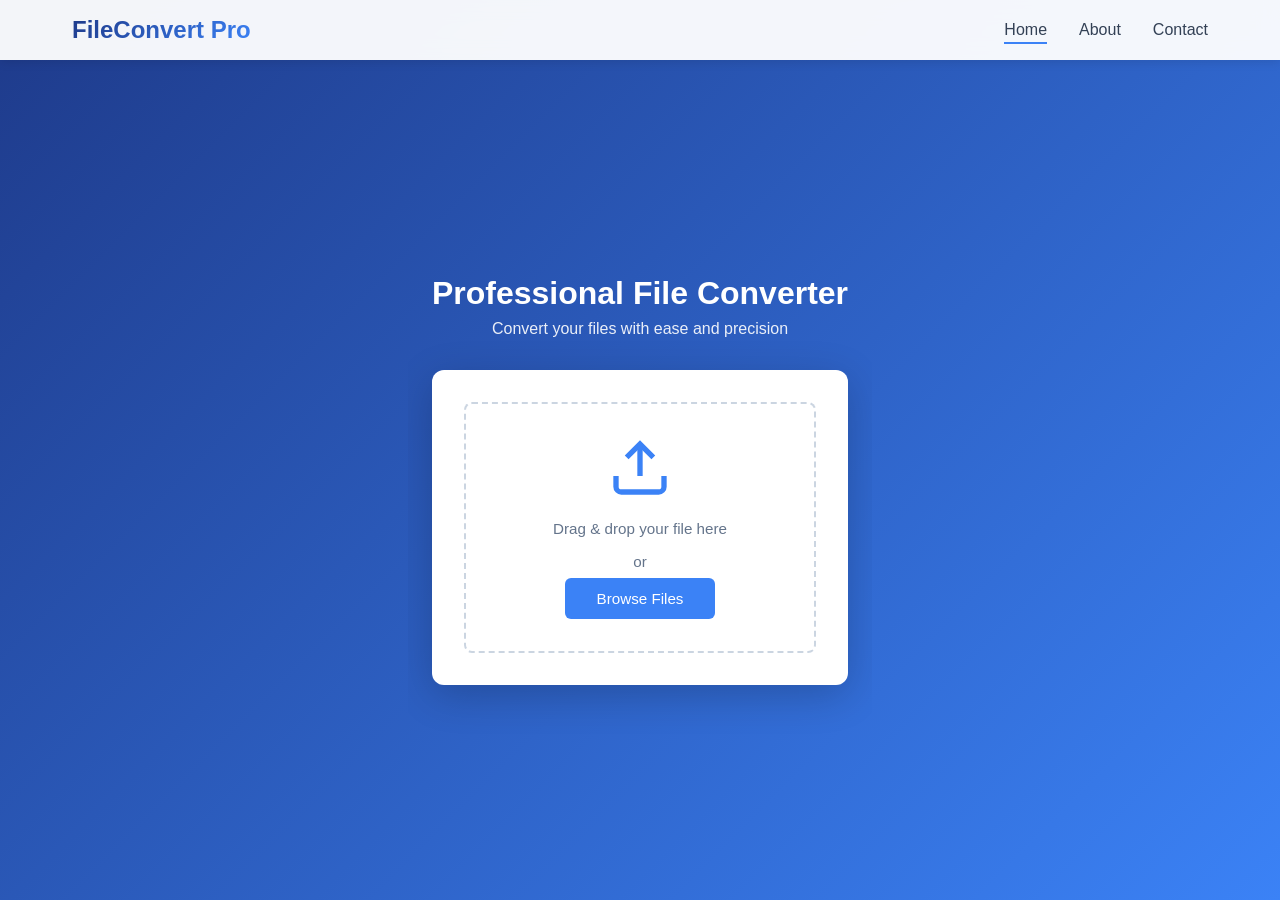
<file: index.html>
<!DOCTYPE html>
<html lang="en">

<head>
    <meta charset="UTF-8">
    <meta name="viewport" content="width=device-width, initial-scale=1.0">
    <title>File Converter - Professional File Conversion Tool</title>
    <link rel="stylesheet" href="style.css">
    <script async src="https://pagead2.googlesyndication.com/pagead/js/adsbygoogle.js?client=ca-pub-5474306667472643"
        crossorigin="anonymous"></script>
</head>

<body class="home-page">
    <nav class="navbar">
        <div class="nav-container">
            <div class="nav-brand">FileConvert Pro</div>
            <div class="nav-links">
                <a href="index.html" class="nav-link active">Home</a>
                <a href="about.html" class="nav-link">About</a>
                <a href="contact.html" class="nav-link">Contact</a>
            </div>
        </div>
    </nav>

    <div class="container">
        <header>
            <h1>Professional File Converter</h1>
            <p>Convert your files with ease and precision</p>
        </header>

        <main>
            <div class="upload-section">
                <div class="drop-zone" id="dropZone">
                    <svg width="64" height="64" viewBox="0 0 24 24" fill="none" stroke="currentColor" stroke-width="2">
                        <path d="M21 15v4a2 2 0 0 1-2 2H5a2 2 0 0 1-2-2v-4"></path>
                        <polyline points="17 8 12 3 7 8"></polyline>
                        <line x1="12" y1="3" x2="12" y2="15"></line>
                    </svg>
                    <p>Drag & drop your file here</p>
                    <p class="or-text">or</p>
                    <button class="btn-browse" id="browseBtn">Browse Files</button>
                    <input type="file" id="fileInput" hidden>
                </div>

                <div class="file-info" id="fileInfo" style="display: none;">
                    <div class="file-details">
                        <span id="fileName"></span>
                        <span class="file-type" id="fileType"></span>
                    </div>
                    <button class="btn-remove" onclick="resetUpload()">×</button>
                </div>
            </div>

            <div class="conversion-section" id="conversionSection" style="display: none;">
                <label for="formatSearch">Convert to:</label>
                <div class="search-wrapper">
                    <input type="text" id="formatSearch" placeholder="Search format..." autocomplete="off">
                    <div class="format-dropdown" id="formatDropdown"></div>
                </div>
                <button class="btn-convert" id="convertBtn" disabled>Convert</button>
            </div>

            <div class="result-section" id="resultSection" style="display: none;">
                <div class="success-message">
                    <svg width="48" height="48" viewBox="0 0 24 24" fill="none" stroke="#10b981" stroke-width="2">
                        <path d="M22 11.08V12a10 10 0 1 1-5.93-9.14"></path>
                        <polyline points="22 4 12 14.01 9 11.01"></polyline>
                    </svg>
                    <p>Conversion complete!</p>
                </div>
                <button class="btn-download" id="downloadBtn">Download File</button>
                <button class="btn-secondary" onclick="location.reload()">Convert Another</button>
            </div>

            <div class="error-message" id="errorMessage" style="display: none;"></div>
        </main>
    </div>

    <script src="script.js"></script>
</body>

</html>
</file>
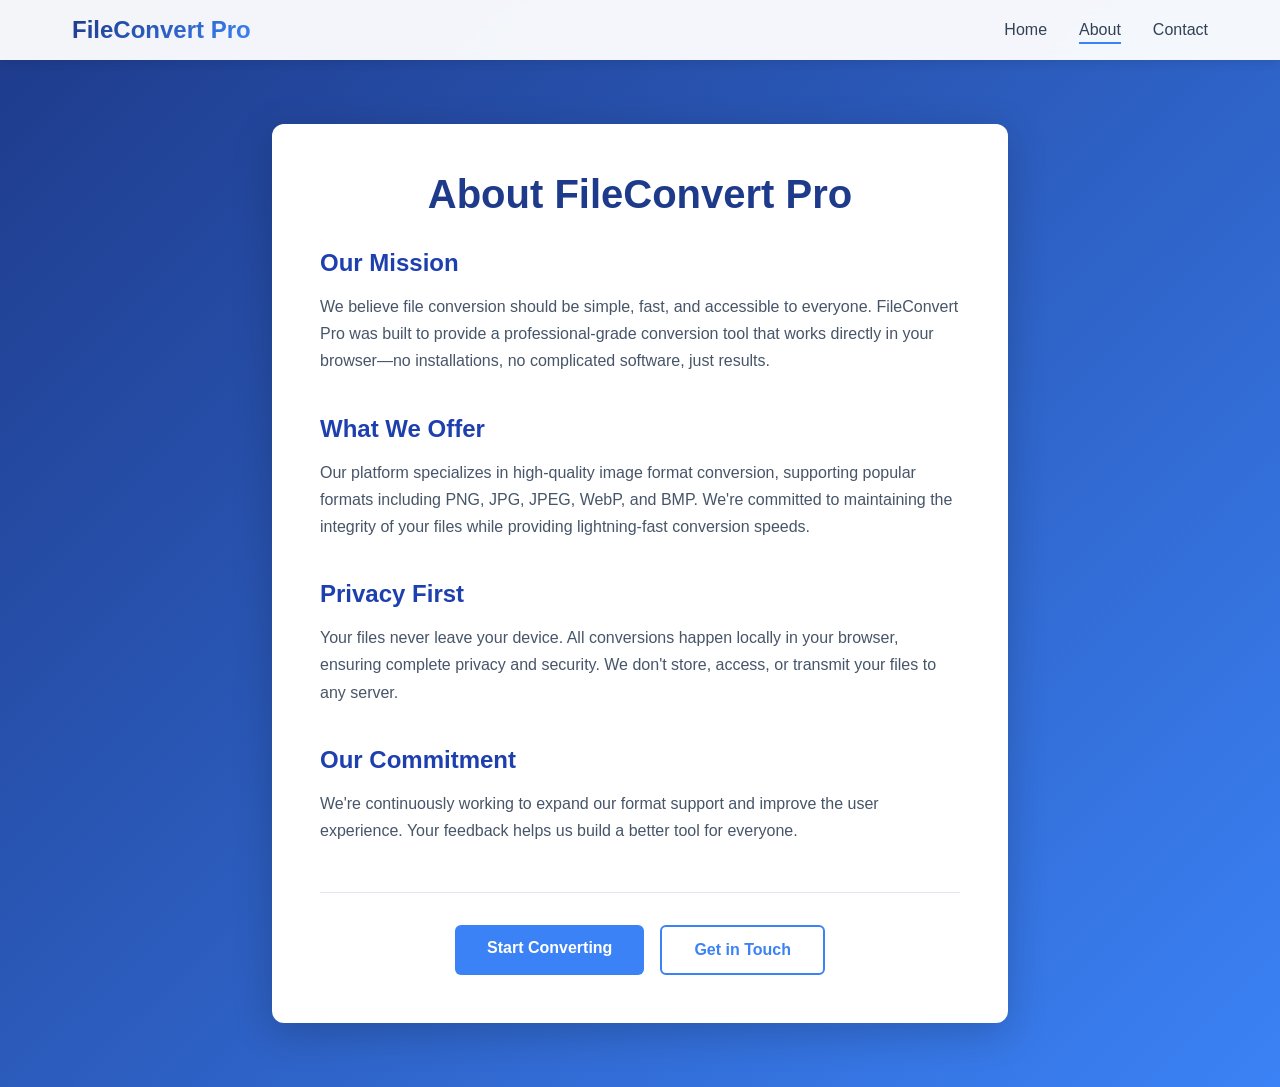
<file: about.html>
<!DOCTYPE html>
<html lang="en">

<head>
    <meta charset="UTF-8">
    <meta name="viewport" content="width=device-width, initial-scale=1.0">
    <title>About Us - FileConvert Pro</title>
    <link rel="stylesheet" href="style.css">
    <script async src="https://pagead2.googlesyndication.com/pagead/js/adsbygoogle.js?client=ca-pub-5474306667472643"
        crossorigin="anonymous"></script>
</head>

<body>
    <nav class="navbar">
        <div class="nav-container">
            <div class="nav-brand">FileConvert Pro</div>
            <div class="nav-links">
                <a href="index.html" class="nav-link">Home</a>
                <a href="about.html" class="nav-link active">About</a>
                <a href="contact.html" class="nav-link">Contact</a>
            </div>
        </div>
    </nav>

    <div class="page-container">
        <div class="content-card">
            <h1 class="page-title">About FileConvert Pro</h1>

            <section class="content-section">
                <h2>Our Mission</h2>
                <p>We believe file conversion should be simple, fast, and accessible to everyone. FileConvert Pro was
                    built to provide a professional-grade conversion tool that works directly in your browser—no
                    installations, no complicated software, just results.</p>
            </section>

            <section class="content-section">
                <h2>What We Offer</h2>
                <p>Our platform specializes in high-quality image format conversion, supporting popular formats
                    including PNG, JPG, JPEG, WebP, and BMP. We're committed to maintaining the integrity of your files
                    while providing lightning-fast conversion speeds.</p>
            </section>

            <section class="content-section">
                <h2>Privacy First</h2>
                <p>Your files never leave your device. All conversions happen locally in your browser, ensuring complete
                    privacy and security. We don't store, access, or transmit your files to any server.</p>
            </section>

            <section class="content-section">
                <h2>Our Commitment</h2>
                <p>We're continuously working to expand our format support and improve the user experience. Your
                    feedback helps us build a better tool for everyone.</p>
            </section>

            <div class="cta-section">
                <a href="index.html" class="btn-primary">Start Converting</a>
                <a href="contact.html" class="btn-outline">Get in Touch</a>
            </div>
        </div>
    </div>
</body>

</html>
</file>
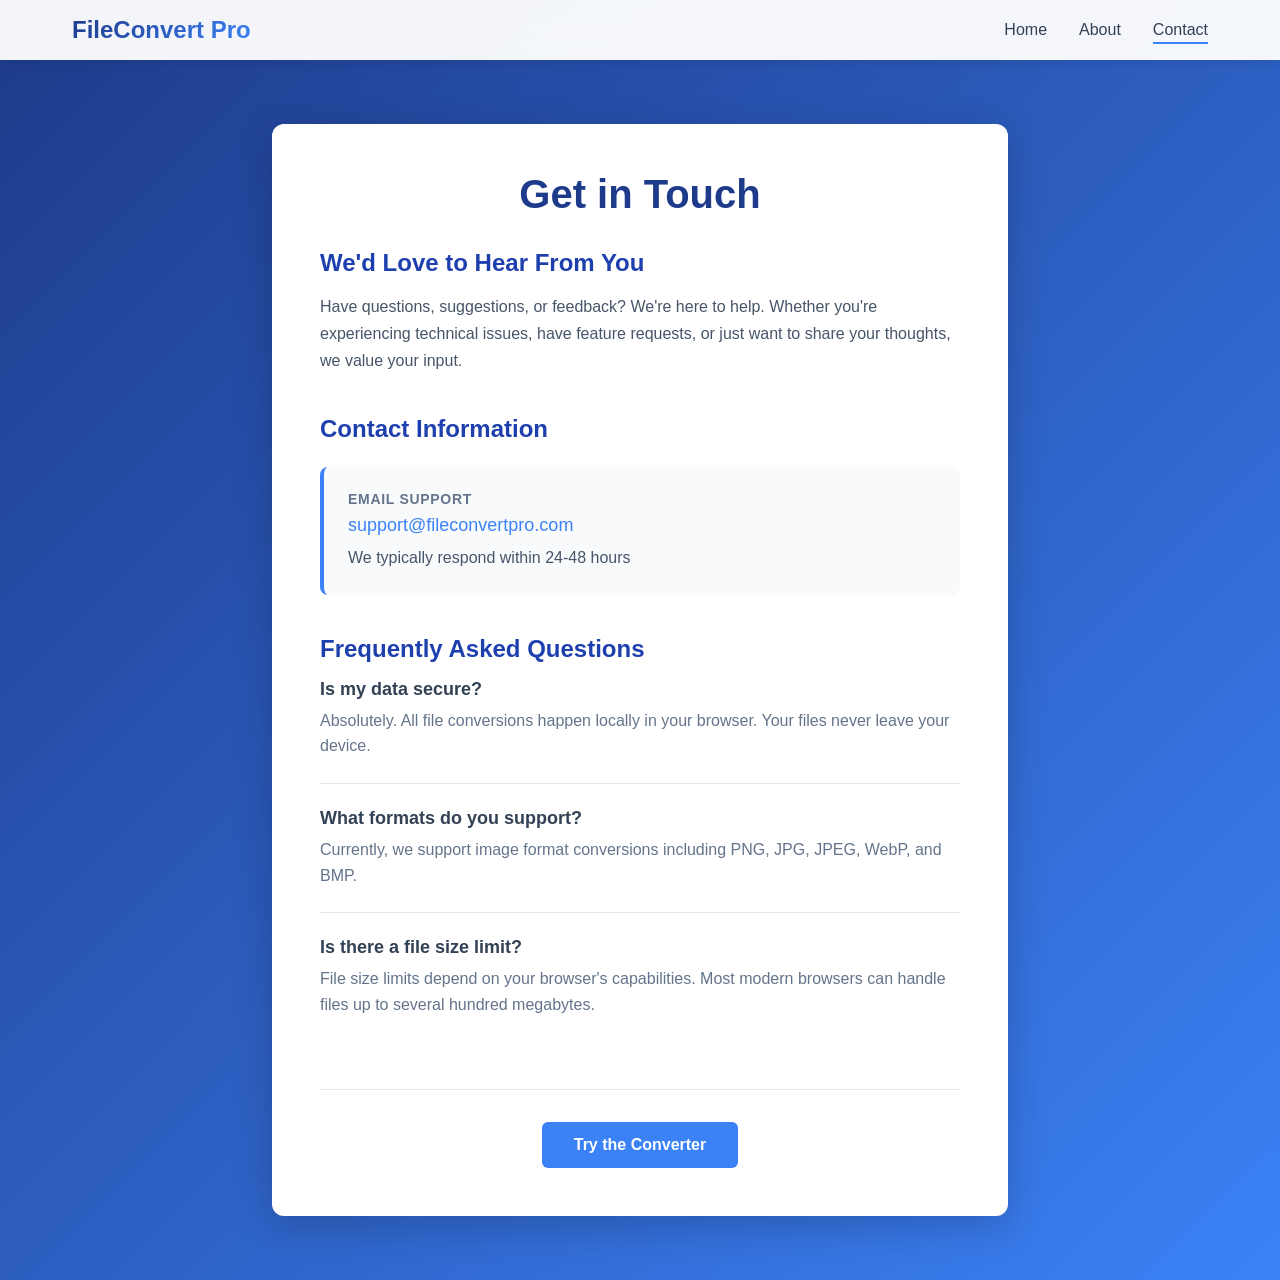
<file: contact.html>
<!DOCTYPE html>
<html lang="en">

<head>
    <meta charset="UTF-8">
    <meta name="viewport" content="width=device-width, initial-scale=1.0">
    <title>Contact Us - FileConvert Pro</title>
    <link rel="stylesheet" href="style.css">
    <script async src="https://pagead2.googlesyndication.com/pagead/js/adsbygoogle.js?client=ca-pub-5474306667472643"
        crossorigin="anonymous"></script>
</head>

<body>
    <nav class="navbar">
        <div class="nav-container">
            <div class="nav-brand">FileConvert Pro</div>
            <div class="nav-links">
                <a href="index.html" class="nav-link">Home</a>
                <a href="about.html" class="nav-link">About</a>
                <a href="contact.html" class="nav-link active">Contact</a>
            </div>
        </div>
    </nav>

    <div class="page-container">
        <div class="content-card">
            <h1 class="page-title">Get in Touch</h1>

            <section class="content-section">
                <h2>We'd Love to Hear From You</h2>
                <p>Have questions, suggestions, or feedback? We're here to help. Whether you're experiencing technical
                    issues, have feature requests, or just want to share your thoughts, we value your input.</p>
            </section>

            <section class="content-section">
                <h2>Contact Information</h2>
                <div class="contact-info">
                    <div class="contact-item">
                        <div class="contact-label">Email Support</div>
                        <div class="contact-value">
                            <a href="mailto:aitalakav139@gmail.com" class="contact-link">support@fileconvertpro.com</a>
                        </div>
                        <p class="contact-note">We typically respond within 24-48 hours</p>
                    </div>
                </div>
            </section>

            <section class="content-section">
                <h2>Frequently Asked Questions</h2>
                <div class="faq-item">
                    <h3>Is my data secure?</h3>
                    <p>Absolutely. All file conversions happen locally in your browser. Your files never leave your
                        device.</p>
                </div>
                <div class="faq-item">
                    <h3>What formats do you support?</h3>
                    <p>Currently, we support image format conversions including PNG, JPG, JPEG, WebP, and BMP.</p>
                </div>
                <div class="faq-item">
                    <h3>Is there a file size limit?</h3>
                    <p>File size limits depend on your browser's capabilities. Most modern browsers can handle files up
                        to several hundred megabytes.</p>
                </div>
            </section>

            <div class="cta-section">
                <a href="index.html" class="btn-primary">Try the Converter</a>
            </div>
        </div>
    </div>
</body>

</html>
</file>
<file: style.css>
* {
    margin: 0;
    padding: 0;
    box-sizing: border-box;
}

body {
    font-family: -apple-system, BlinkMacSystemFont, 'Segoe UI', Roboto, Oxygen, Ubuntu, Cantarell, sans-serif;
    background: linear-gradient(135deg, #1e3a8a 0%, #3b82f6 100%);
    min-height: 100vh;
    display: flex;
    flex-direction: column;
}

body.home-page {
    overflow: hidden;
}

.navbar {
    background: rgba(255, 255, 255, 0.95);
    backdrop-filter: blur(10px);
    box-shadow: 0 2px 10px rgba(0, 0, 0, 0.1);
    position: sticky;
    top: 0;
    z-index: 100;
}

.nav-container {
    max-width: 1200px;
    margin: 0 auto;
    padding: 1rem 2rem;
    display: flex;
    justify-content: space-between;
    align-items: center;
}

.nav-brand {
    font-size: 1.5rem;
    font-weight: 700;
    background: linear-gradient(135deg, #1e3a8a 0%, #3b82f6 100%);
    -webkit-background-clip: text;
    -webkit-text-fill-color: transparent;
    background-clip: text;
}

.nav-links {
    display: flex;
    gap: 2rem;
}

.nav-link {
    color: #334155;
    text-decoration: none;
    font-weight: 500;
    transition: color 0.3s;
    position: relative;
}

.nav-link:hover {
    color: #3b82f6;
}

.nav-link.active::after {
    content: '';
    position: absolute;
    bottom: -5px;
    left: 0;
    right: 0;
    height: 2px;
    background: #3b82f6;
}

.container {
    max-width: 600px;
    margin: 0 auto;
    padding: 1.5rem;
    flex: 1;
    display: flex;
    flex-direction: column;
    justify-content: center;
}

body.home-page .container {
    overflow-y: auto;
}

header {
    text-align: center;
    color: white;
    margin-bottom: 2rem;
}

header h1 {
    font-size: 2rem;
    margin-bottom: 0.5rem;
}

header p {
    opacity: 0.9;
    font-size: 1rem;
}

main {
    background: white;
    border-radius: 12px;
    padding: 2rem;
    box-shadow: 0 10px 40px rgba(0, 0, 0, 0.2);
}

.drop-zone {
    border: 2px dashed #cbd5e1;
    border-radius: 8px;
    padding: 2rem 1rem;
    text-align: center;
    cursor: pointer;
    transition: all 0.3s;
}

.drop-zone:hover,
.drop-zone.drag-over {
    border-color: #3b82f6;
    background: #eff6ff;
}

.drop-zone svg {
    color: #3b82f6;
    margin-bottom: 1rem;
}

.drop-zone p {
    color: #64748b;
    margin-bottom: 0.5rem;
    font-size: 0.95rem;
}

.or-text {
    font-size: 0.85rem;
    color: #94a3b8;
    margin: 1rem 0;
}

.btn-browse {
    background: #3b82f6;
    color: white;
    border: none;
    padding: 0.75rem 2rem;
    border-radius: 6px;
    font-size: 0.95rem;
    cursor: pointer;
    transition: background 0.3s;
    font-weight: 500;
}

.btn-browse:hover {
    background: #2563eb;
}

.file-info {
    display: flex;
    align-items: center;
    justify-content: space-between;
    background: #f1f5f9;
    padding: 1rem;
    border-radius: 6px;
    margin-top: 1rem;
}

.file-details {
    display: flex;
    flex-direction: column;
    gap: 0.25rem;
}

.file-type {
    font-size: 0.75rem;
    color: #3b82f6;
    font-weight: 600;
    text-transform: uppercase;
}

.btn-remove {
    background: #ef4444;
    color: white;
    border: none;
    width: 28px;
    height: 28px;
    border-radius: 50%;
    font-size: 18px;
    cursor: pointer;
    transition: background 0.3s;
    line-height: 1;
}

.btn-remove:hover {
    background: #dc2626;
}

.conversion-section {
    margin-top: 1.5rem;
}

.conversion-section label {
    display: block;
    margin-bottom: 0.5rem;
    font-weight: 600;
    color: #334155;
    font-size: 0.95rem;
}

.search-wrapper {
    position: relative;
    margin-bottom: 1rem;
}

#formatSearch {
    width: 100%;
    padding: 0.75rem;
    border: 2px solid #e2e8f0;
    border-radius: 6px;
    font-size: 0.95rem;
    transition: border-color 0.3s;
}

#formatSearch:focus {
    outline: none;
    border-color: #3b82f6;
}

.format-dropdown {
    position: absolute;
    top: 100%;
    left: 0;
    right: 0;
    background: white;
    border: 2px solid #e2e8f0;
    border-top: none;
    border-radius: 0 0 6px 6px;
    max-height: 150px;
    overflow-y: auto;
    display: none;
    z-index: 10;
}

.format-dropdown.show {
    display: block;
}

.format-option {
    padding: 0.75rem;
    cursor: pointer;
    transition: background 0.2s;
    font-size: 0.9rem;
}

.format-option:hover {
    background: #f1f5f9;
}

.format-option.selected {
    background: #3b82f6;
    color: white;
}

.btn-convert {
    width: 100%;
    background: #10b981;
    color: white;
    border: none;
    padding: 0.875rem;
    border-radius: 6px;
    font-size: 0.95rem;
    font-weight: 600;
    cursor: pointer;
    transition: background 0.3s;
}

.btn-convert:hover:not(:disabled) {
    background: #059669;
}

.btn-convert:disabled {
    background: #cbd5e1;
    cursor: not-allowed;
}

.result-section {
    text-align: center;
    margin-top: 1.5rem;
}

.success-message {
    margin-bottom: 1.5rem;
}

.success-message svg {
    margin-bottom: 0.5rem;
}

.success-message p {
    font-size: 1rem;
    color: #10b981;
    font-weight: 600;
}

.btn-download {
    width: 100%;
    background: #3b82f6;
    color: white;
    border: none;
    padding: 0.875rem;
    border-radius: 6px;
    font-size: 0.95rem;
    font-weight: 600;
    cursor: pointer;
    transition: background 0.3s;
    margin-bottom: 0.5rem;
}

.btn-download:hover {
    background: #2563eb;
}

.btn-secondary {
    width: 100%;
    background: transparent;
    color: #3b82f6;
    border: 2px solid #3b82f6;
    padding: 0.875rem;
    border-radius: 6px;
    font-size: 0.95rem;
    font-weight: 600;
    cursor: pointer;
    transition: all 0.3s;
}

.btn-secondary:hover {
    background: #3b82f6;
    color: white;
}

.error-message {
    background: #fee2e2;
    color: #dc2626;
    padding: 1rem;
    border-radius: 6px;
    margin-top: 1rem;
    border-left: 4px solid #dc2626;
    font-size: 0.9rem;
}

@media (max-width: 768px) {
    .nav-container {
        padding: 1rem;
    }

    .nav-brand {
        font-size: 1.25rem;
    }

    .nav-links {
        gap: 1rem;
    }

    .nav-link {
        font-size: 0.9rem;
    }

    main {
        padding: 1.5rem;
    }

    header h1 {
        font-size: 1.75rem;
    }

    .container {
        padding: 1rem;
    }
}

/* About and Contact Pages */
.page-container {
    max-width: 800px;
    margin: 0 auto;
    padding: 2rem;
    flex: 1;
}

.content-card {
    background: white;
    border-radius: 12px;
    padding: 3rem;
    box-shadow: 0 10px 40px rgba(0, 0, 0, 0.2);
    margin: 2rem 0;
}

.page-title {
    font-size: 2.5rem;
    color: #1e3a8a;
    margin-bottom: 2rem;
    text-align: center;
}

.content-section {
    margin-bottom: 2.5rem;
}

.content-section h2 {
    font-size: 1.5rem;
    color: #1e40af;
    margin-bottom: 1rem;
}

.content-section p {
    color: #475569;
    line-height: 1.7;
    font-size: 1rem;
}

.contact-info {
    margin-top: 1.5rem;
}

.contact-item {
    background: #f8fafc;
    padding: 1.5rem;
    border-radius: 8px;
    border-left: 4px solid #3b82f6;
}

.contact-label {
    font-size: 0.875rem;
    color: #64748b;
    text-transform: uppercase;
    letter-spacing: 0.05em;
    margin-bottom: 0.5rem;
    font-weight: 600;
}

.contact-value {
    font-size: 1.125rem;
    margin-bottom: 0.5rem;
}

.contact-link {
    color: #3b82f6;
    text-decoration: none;
    font-weight: 500;
    transition: color 0.3s;
}

.contact-link:hover {
    color: #2563eb;
    text-decoration: underline;
}

.contact-note {
    font-size: 0.875rem;
    color: #64748b;
    margin-top: 0.5rem;
}

.faq-item {
    margin-bottom: 1.5rem;
    padding-bottom: 1.5rem;
    border-bottom: 1px solid #e2e8f0;
}

.faq-item:last-child {
    border-bottom: none;
}

.faq-item h3 {
    font-size: 1.125rem;
    color: #334155;
    margin-bottom: 0.5rem;
}

.faq-item p {
    color: #64748b;
    line-height: 1.6;
}

.cta-section {
    display: flex;
    gap: 1rem;
    justify-content: center;
    margin-top: 3rem;
    padding-top: 2rem;
    border-top: 1px solid #e2e8f0;
}

.btn-primary {
    background: #3b82f6;
    color: white;
    padding: 0.875rem 2rem;
    border-radius: 6px;
    text-decoration: none;
    font-weight: 600;
    transition: background 0.3s;
    display: inline-block;
}

.btn-primary:hover {
    background: #2563eb;
}

.btn-outline {
    background: transparent;
    color: #3b82f6;
    border: 2px solid #3b82f6;
    padding: 0.875rem 2rem;
    border-radius: 6px;
    text-decoration: none;
    font-weight: 600;
    transition: all 0.3s;
    display: inline-block;
}

.btn-outline:hover {
    background: #3b82f6;
    color: white;
}

@media (max-width: 768px) {
    .page-container {
        padding: 1rem;
    }

    .content-card {
        padding: 2rem 1.5rem;
        margin: 1rem 0;
    }

    .page-title {
        font-size: 2rem;
    }

    .content-section h2 {
        font-size: 1.25rem;
    }

    .cta-section {
        flex-direction: column;
    }

    .btn-primary,
    .btn-outline {
        text-align: center;
        width: 100%;
    }
}
</file>
